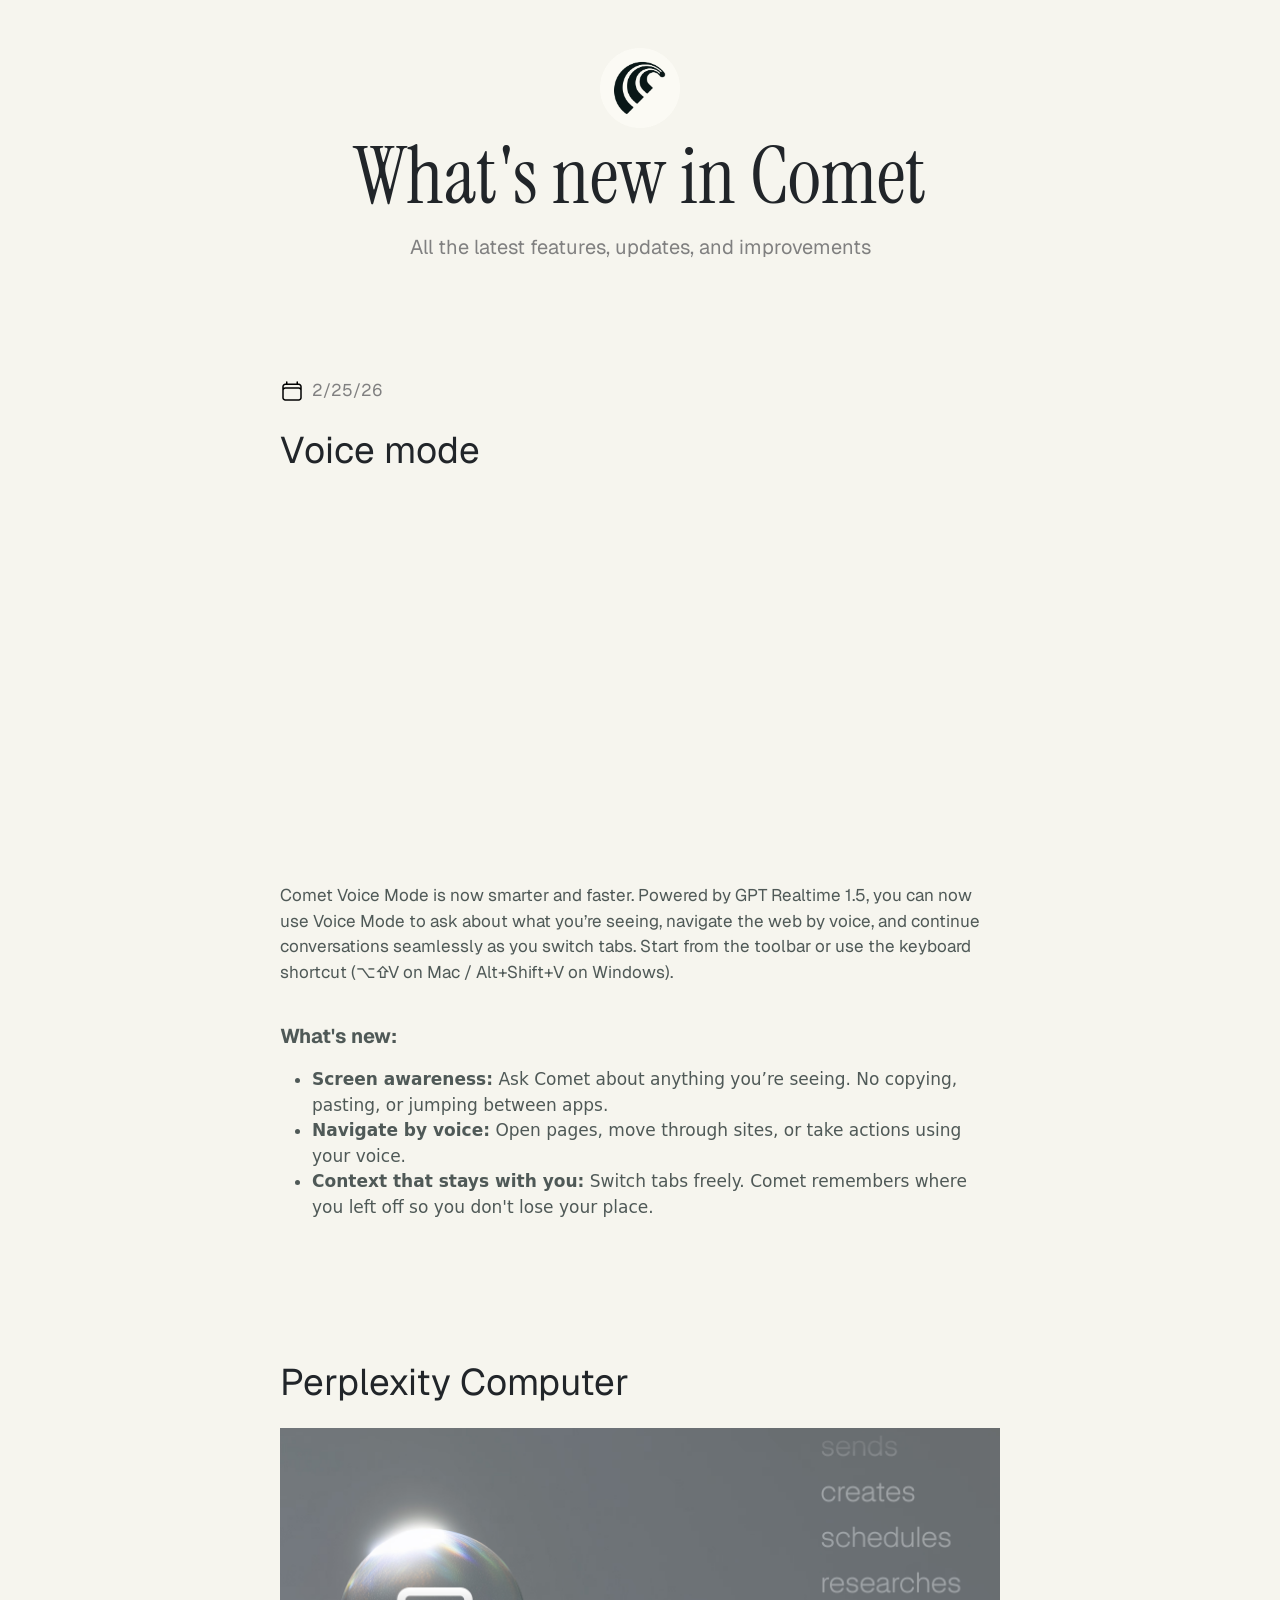
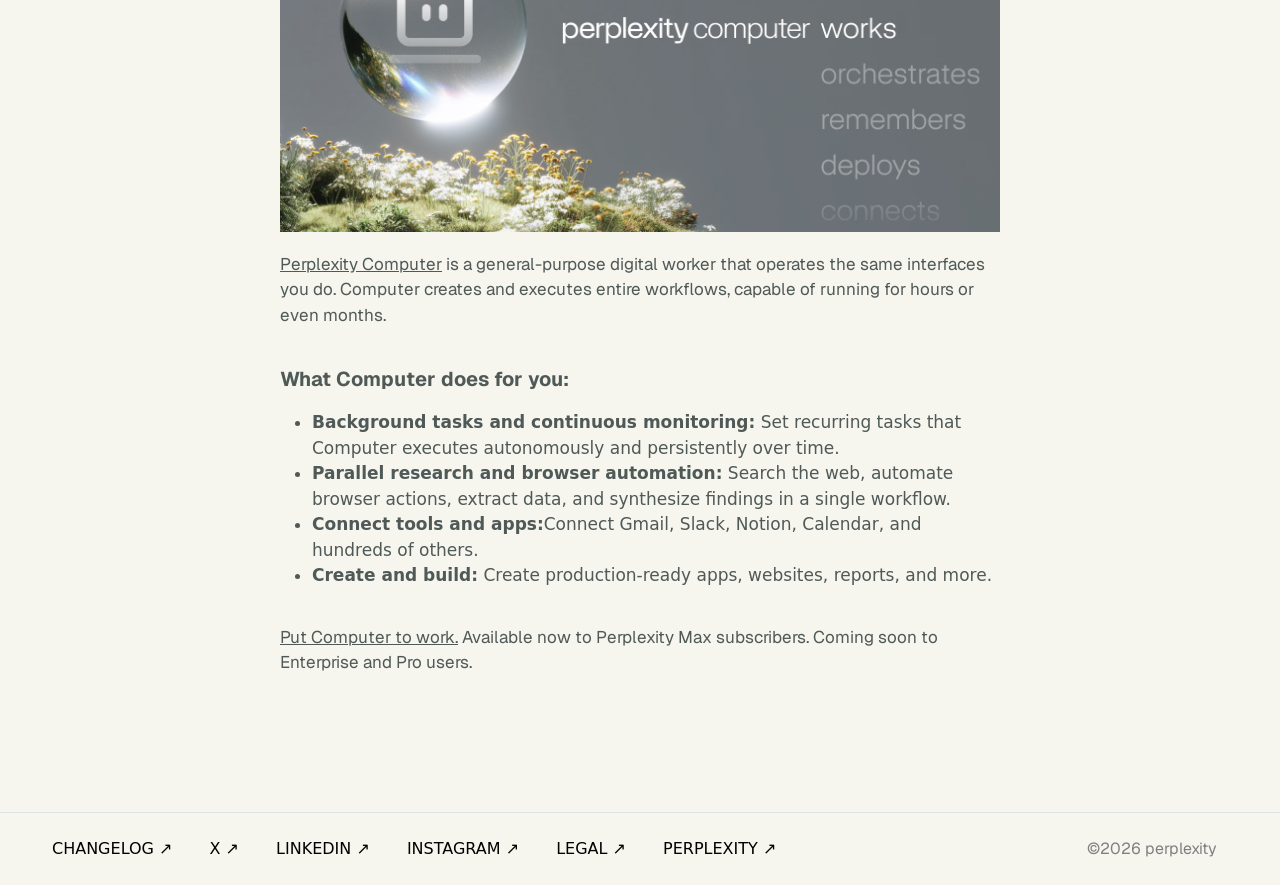
<file: 01-perplexityChangelog/index.html>
<!DOCTYPE html>
<html lang="en">

<head>
    <meta charset="UTF-8">
    <meta name="viewport" content="width=device-width, initial-scale=1.0">
    <link href="https://cdn.jsdelivr.net/npm/bootstrap@5.3.8/dist/css/bootstrap.min.css" rel="stylesheet"
        integrity="sha384-sRIl4kxILFvY47J16cr9ZwB07vP4J8+LH7qKQnuqkuIAvNWLzeN8tE5YBujZqJLB" crossorigin="anonymous">

    <link rel="preconnect" href="https://fonts.googleapis.com">
    <link rel="preconnect" href="https://fonts.gstatic.com" crossorigin>
    <link
        href="https://fonts.googleapis.com/css2?family=Geist:wght@100..900&family=Instrument+Serif:ital@0;1&display=swap"
        rel="stylesheet">

    <link rel="icon" type="image/x-icon" href="assets/p_logo.png" width="24px"> <!--Favicon-->
    <title>What's New in Comet</title>

    <style>
        body {
            background-color: #f6f5ee;
        }

        * {
            padding: 0px;
        }

        .display-1 {
            font-family: "Instrument Serif", serif;
        }

        .display-5 {
            font-family: "Geist", sans-serif;
            font-weight: 400;
            font-size: 37px;
        }

        p {
            font-family: "Geist", sans-serif;
            font-size: 20px;
            color: grey;
        }

        .desc {
            font-size: 17px;
            color: #091717b3;
            font-weight: 400;
            padding: 20px 0;
        }

        strong,
        ul li {
            color: #091717b3;
            font-size: 17px;
        }


        strong {
            font-weight: 700;
        }

        a {
            color: #091717b3;
        }

        .footer {
            color: #000000;
            padding: 0px 16px;
            text-decoration: none;
        }

        .footer:hover {
            color: #091717b3;
        }
    </style>

</head>

<body>
    <div class="container my-5">
        <div class="row"> <!--Header-->
            <div class="col-md-8 mx-auto">
                <img src="assets/p_logo.png" alt="logo" width="80px" class="d-block mx-auto">
                <h1 class="text-center display-1">What's new in Comet</h1>
                <p class="text-center">All the latest features, updates, and improvements</p>
            </div>
        </div>

        <!--Update 1-->
        <div class="row" style="margin: 100px 0px;">
            <div class="col-md-8 mx-auto">
                <div class="dateWrapper d-flex align-items-center">
                    <img src="assets/cal_icon.svg" alt="calendar icon">
                    <p class="p-0 px-2 m-0" style="font-size: 17px;">2/25/26 </p>
                </div>

                <h4 class="mt-4 mb-4 display-5">Voice mode</h4>
                <div class="embed-responsive embed-responsive-16by9">
                    <video autoplay loop muted playsinline class="embed-responsive-item"
                        src="https://res.cloudinary.com/dvtolw0ho/video/upload/v1773571634/video_tfpvkf.mp4"
                        allowfullscreen width="100%"></video>
                </div>

                <p class="desc">Comet Voice Mode is now smarter and faster. Powered by GPT Realtime 1.5, you can now use
                    Voice Mode
                    to ask about what you’re seeing, navigate the web by voice, and continue conversations seamlessly as
                    you switch tabs. Start from the toolbar or use the keyboard shortcut (⌥⇧V on Mac / Alt+Shift+V on
                    Windows).</p>

                <p style="font-size: 17; font-weight: 700; color: #091717b3;">What's new:</p>

                <ul>
                    <li><strong>Screen awareness:</strong> Ask Comet about anything you’re seeing. No copying, pasting,
                        or jumping
                        between
                        apps.</li>
                    <li><strong>Navigate by voice:</strong> Open pages, move through sites, or take actions using your
                        voice.</li>

                    <li><strong>Context that stays with you:</strong> Switch tabs freely. Comet remembers where you left
                        off so you don't
                        lose your place.</li>
                </ul>
            </div>
        </div>

        <!--Update 2-->
        <div class="row" style="margin: 100px 0px;">
            <div class="col-md-8 mx-auto">
                <h4 class="mt-4 mb-4 display-5">Perplexity Computer</h4>
                <img src="assets/pc.avif" alt="perplexity computer image" width="100%">

                <p class="desc"><a href="https://www.perplexity.ai/computer">Perplexity Computer</a> is a
                    general-purpose digital worker that operates the same interfaces you do. Computer creates and
                    executes entire workflows, capable of running for hours
                    or even months. </p>

                <p style="font-size: 17; font-weight: 700; color: #091717b3;">What Computer does for you: </p>

                <ul>
                    <li><strong>Background tasks and continuous monitoring:</strong> Set recurring tasks that Computer
                        executes autonomously and persistently over time.</li>
                    <li><strong>Parallel research and browser automation:</strong> Search the web, automate browser
                        actions, extract data, and synthesize findings in a single workflow.</li>
                    <li><strong>Connect tools and apps:</strong>Connect Gmail, Slack, Notion, Calendar, and hundreds of
                        others.</li>
                    <li><strong>Create and build:</strong> Create production-ready apps, websites, reports, and more.
                    </li>
                </ul>

                <p class="desc"><a href="https://www.perplexity.ai/computer">Put Computer to work.</a> Available now to
                    Perplexity Max subscribers. Coming soon to Enterprise and Pro users.</p>
            </div>
        </div>
    </div>

    <!--Footer-->
    <div class="row">
        <div class="col-md-10 py-4 border-top px-5">
            <a target="_blank" href="https://www.perplexity.ai/comet/whats-new" class="footer pb-0 mb-0">CHANGELOG ↗</a>
            <a target="_blank" href="https://x.com/perplexity_ai" class="footer pb-0 mb-0">X ↗</a>
            <a target="_blank" href="https://www.linkedin.com/company/perplexity-ai/posts/?feedView=all"
                class="footer pb-0 mb-0">LINKEDIN ↗</a>
            <a target="_blank" href="https://www.instagram.com/perplexity" class="footer pb-0 mb-0">INSTAGRAM ↗</a>
            <a target="_blank" href="hhttps://www.perplexity.ai/hub/legal/terms-of-service"
                class="footer pb-0 mb-0">LEGAL ↗</a>
            <a target="_blank" href="https://www.perplexity.ai/" class="footer pb-0 mb-0">PERPLEXITY ↗</a>
        </div>

        <div class="col-md-2 py-4 border-top">
            <p class="pb-0 mb-0" style="font-size: 16px;">©2026 perplexity</p>
        </div>
    </div>


    <script src="https://cdn.jsdelivr.net/npm/bootstrap@5.3.8/dist/js/bootstrap.bundle.min.js"
        integrity="sha384-FKyoEForCGlyvwx9Hj09JcYn3nv7wiPVlz7YYwJrWVcXK/BmnVDxM+D2scQbITxI"
        crossorigin="anonymous"></script>
</body>

</html>
</file>
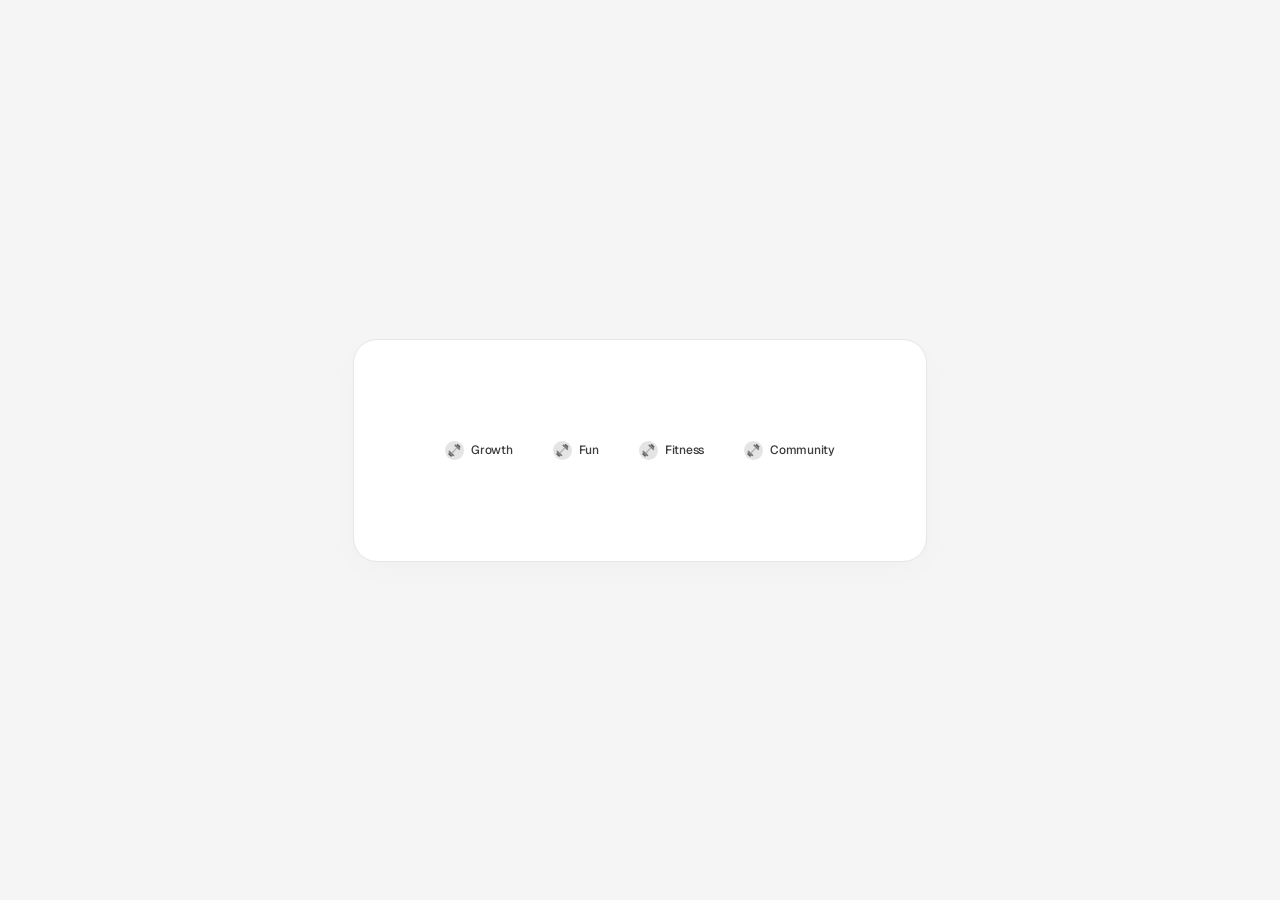
<file: 2_image_Hover/index.html>
<!DOCTYPE html>
<html lang="en">

<head>
  <meta charset="UTF-8">
  <meta name="viewport" content="width=device-width, initial-scale=1.0">
  <title>Premium Image Hover Interaction</title>
  <link rel="stylesheet" href="style.css">
  <link href="https://fonts.googleapis.com/css2?family=Geist:wght@500&display=swap" rel="stylesheet">
</head>

<body>
  <div class="wireframe">
    <div class="container" id="interaction-container">

      <div class="content-row">

        <div class="nav-item">
          <div class="hover-popup">
            <img src="growth.png" alt="Growth">
          </div>
          <div class="icon-wrapper">
            <img src="icon.svg" class="nav-icon icon-default" alt="icon">
            <img src="growth.svg" class="nav-icon icon-hover" alt="icon">
          </div>
          <p>Growth</p>
        </div>

        <div class="nav-item">
          <div class="hover-popup">
            <img src="fun.png" alt="Fun">
          </div>
          <div class="icon-wrapper">
            <img src="icon.svg" class="nav-icon icon-default" alt="icon">
            <img src="fun.svg" class="nav-icon icon-hover" alt="icon">
          </div>
          <p>Fun</p>
        </div>

        <div class="nav-item">
          <div class="hover-popup">
            <img src="fitness.png" alt="Fitness">
          </div>
          <div class="icon-wrapper">
            <img src="icon.svg" class="nav-icon icon-default" alt="icon">
            <img src="fitness.svg" class="nav-icon icon-hover" alt="icon">
          </div>
          <p>Fitness</p>
        </div>

        <div class="nav-item">
          <div class="hover-popup">
            <img src="community.png" alt="Community">
          </div>
          <div class="icon-wrapper">
            <img src="icon.svg" class="nav-icon icon-default" alt="icon">
            <img src="community.svg" class="nav-icon icon-hover" alt="icon">
          </div>
          <p>Community</p>
        </div>

      </div>
    </div>
  </div>

  <script src="script.js"></script>
</body>

</html>
</file>
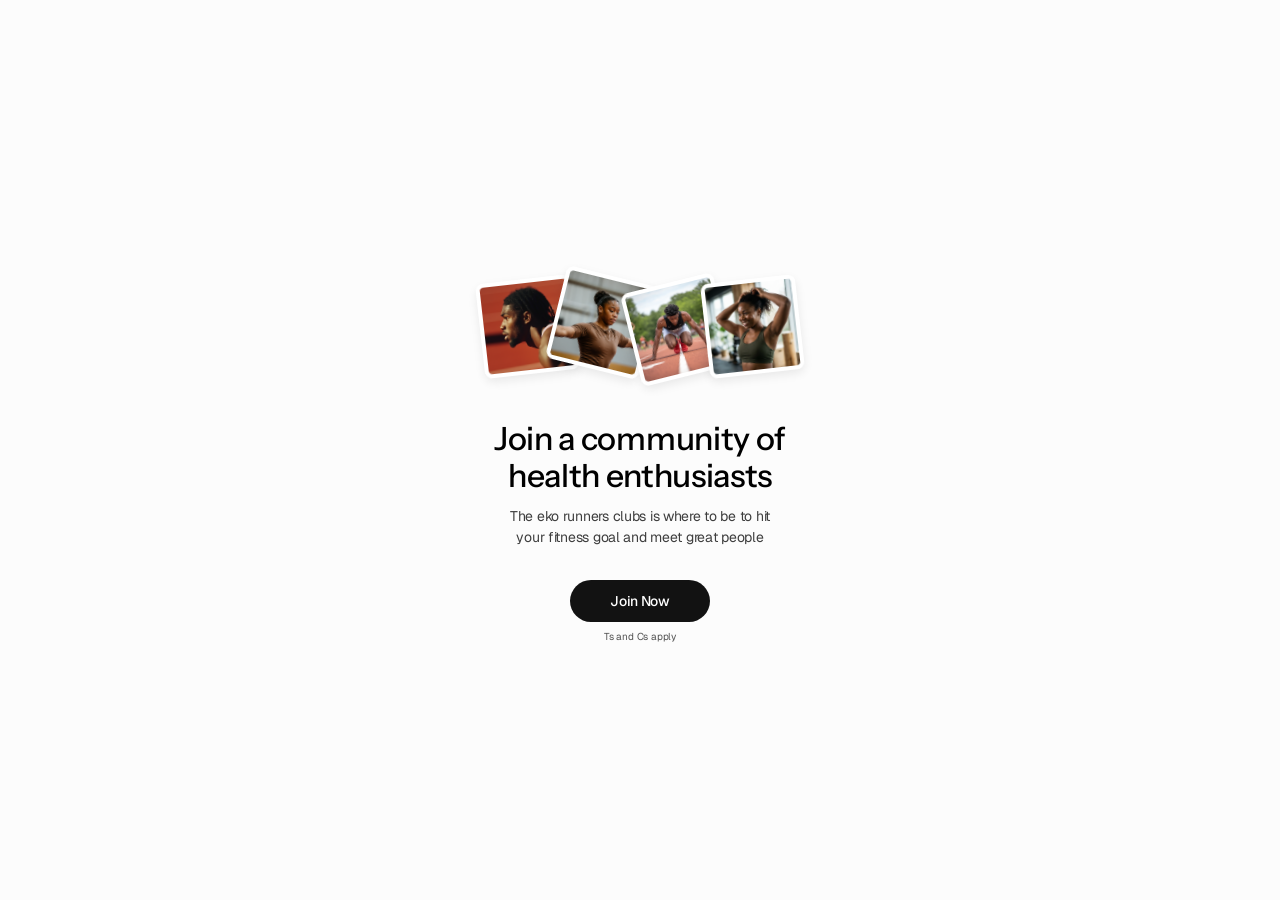
<file: 3_image_Hover_#2/index.html>
<!DOCTYPE html>
<html lang="en">
<head>
  <meta charset="UTF-8">
  <meta name="viewport" content="width=device-width, initial-scale=1.0">
  <title>Eko Runners Club</title>
  <link rel="stylesheet" href="style.css">
  <link rel="preconnect" href="https://fonts.googleapis.com">
  <link rel="preconnect" href="https://fonts.gstatic.com" crossorigin>
  <link href="https://fonts.googleapis.com/css2?family=Instrument+Sans:ital,wght@0,400..700;1,400..700&family=Geist:wght@400;500&display=swap" rel="stylesheet">
</head>
<body>
  <div class="card">
    <div class="image-gallery">
      <div class="img-wrapper img-1">
        <img src="assets/img1.png" alt="Participant 1">
      </div>
      <div class="img-wrapper img-2">
        <img src="assets/img2.png" alt="Participant 2">
      </div>
      <div class="img-wrapper img-4">
        <img src="assets/img4.png" alt="Participant 3">
      </div>
      <div class="img-wrapper img-3">
        <img src="assets/img3.png" alt="Participant 4">
      </div>
    </div>
    
    <div class="content">
      <h1>Join a community of<br>health enthusiasts</h1>
      <p class="subtitle">The eko runners clubs is where to be to hit<br>your fitness goal and meet great people</p>
      
      <div class="cta-container">
        <button class="join-btn">Join Now</button>
        <p class="terms">Ts and Cs apply</p>
      </div>
    </div>
  </div>
</body>
</html>
</file>
<file: 2_image_Hover/style.css>
* {
  margin: 0;
  padding: 0;
  box-sizing: border-box;
}

body,
html {
  width: 100%;
  height: 100%;
  font-family: 'Geist', sans-serif;
  background-color: #f5f5f5;
  display: flex;
  align-items: center;
  justify-content: center;
}

.wireframe {
  position: relative;
  width: 100%;
  height: 100%;
  display: flex;
  align-items: center;
  justify-content: center;
}

.container {
  position: relative;
  width: 574px;
  height: 223px;
  background-color: white;
  border: 1px solid #e7e6e6;
  border-radius: 24px;
  display: flex;
  align-items: center;
  justify-content: center;
  box-shadow: 0 10px 30px rgba(0, 0, 0, 0.02);
}

/* The foreground content */
.content-row {
  display: flex;
  align-items: center;
  gap: 32px;
  /* Figma gap setting was 32px between items here */
}

/* Navigation items */
.nav-item {
  position: relative;
  display: flex;
  align-items: center;
  gap: 7px;
  /* Figmas internal gap was 7px */
  cursor: pointer;
  padding: 8px 4px;
}

.icon-wrapper {
  position: relative;
  width: 19px;
  height: 19px;
  transition: transform 0.3s ease;
}

.nav-icon {
  position: absolute;
  top: 0;
  left: 0;
  width: 100%;
  height: 100%;
  transition: all 0.35s ease;
  object-fit: contain;
}

.icon-hover {
  opacity: 0;
}

.icon-default {
  opacity: 1;
}

.nav-item p {
  font-size: 12px;
  font-weight: 500;
  color: #3c3c3c;
  letter-spacing: -0.24px;
  transition: all 0.3s ease;
}

/* Hover Popup interactions */
.hover-popup {
  position: absolute;
  top: -59px;
  /* Appears above */
  left: 50%;
  transform: translateX(-50%) translateY(10px) scale(0.9);
  width: 81px;
  /* Increased by 4px */
  height: 59px;
  /* Increased by 4px */
  background-color: #f8f8f8;
  border-radius: 8.72px;
  /* Increased radius based on request */
  border: 2.81px solid rgba(0, 0, 0, 0.12);
  /* Obvious but not too loud stroke opacity */
  box-shadow: 0px 10px 24px rgba(0, 0, 0, 0.15), 0px 4px 8px rgba(0, 0, 0, 0.08);
  /* More obvious shadow for depth */
  overflow: hidden;
  opacity: 0;
  pointer-events: none;
  transition: all 0.35s cubic-bezier(0.34, 1.56, 0.64, 1);
  z-index: 10;
}

.hover-popup img {
  width: 100%;
  height: 100%;
  object-fit: cover;
}

/* State changes on hover */
.content-row:hover .nav-item:not(:hover) {
  opacity: 0.4;
  /* Fade out siblings when hovering */
}

.content-row:hover .nav-item:not(:hover) .icon-wrapper {
  transform: scale(0.95);
  /* Slight scale down for non-hovered items */
}

.nav-item:hover .hover-popup {
  opacity: 1;
  transform: translateX(-50%) translateY(0) scale(1);
}

.nav-item:hover p {
  color: #000;
}

.nav-item:hover .icon-wrapper {
  transform: scale(1.05);
}

.nav-item:hover .icon-default {
  opacity: 0;
}

.nav-item:hover .icon-hover {
  opacity: 1;
}
</file>
<file: 3_image_Hover_#2/style.css>
:root {
  --primary-font: "Instrument Sans", sans-serif;
  --secondary-font: "Geist", sans-serif;
  --text-dark: #000000;
  --text-medium: #3e3e3e;
  --text-light: #525252;
}

* {
  box-sizing: border-box;
  margin: 0;
  padding: 0;
}

body {
  font-family: var(--secondary-font);
  background-color: #fcfcfc;
  display: flex;
  justify-content: center;
  align-items: center;
  min-height: 100vh;
  padding: 2rem;
}

.card {
  max-width: 500px;
  width: 100%;
  display: flex;
  flex-direction: column;
  align-items: center;
  position: relative;
}

.image-gallery {
  display: flex;
  justify-content: center;
  align-items: center;
  margin-bottom: 24px;
  position: relative;
  /* Make sure container height embraces the transformed children */
  height: 140px;
}

.img-wrapper {
  width: 95px;
  height: 95px;
  border-radius: 8px;
  border: 4px solid #ffffff;
  box-shadow: 0 4px 10px rgba(0, 0, 0, 0.08);
  margin-left: -20px;
  position: relative;
  transition: all 0.4s cubic-bezier(0.34, 1.56, 0.64, 1);
  cursor: pointer;
  /* Will-change for smoother animations */
  will-change: transform, z-index, box-shadow;
}

/* First item doesn't need negative margin */
.img-wrapper:first-child {
  margin-left: 0;
}

.img-wrapper img {
  width: 100%;
  height: 100%;
  object-fit: cover;
  border-radius: 4px;
  /* inner radius considering border */
  display: block;
}

/* Initial rotations according to design */
.img-1 {
  transform: rotate(-6.41deg);
  z-index: 1;
}

.img-2 {
  transform: rotate(13.93deg);
  z-index: 2;
  margin-top: -8px;
  /* Slight chaotic offset */
}

.img-4 {
  transform: rotate(-14deg);
  z-index: 3;
  margin-top: 5px;
}

.img-3 {
  transform: rotate(-6.41deg);
  z-index: 4;
}

/* Hover Interaction: The Micro-interaction defined by user */
.image-gallery:hover .img-wrapper:not(:hover) {
  /* Optional: dim out other images slightly or push them back */
  filter: grayscale(20%) brightness(0.9);
  transform: scale(0.95) translateY(5px);
  box-shadow: 0 2px 4px rgba(0, 0, 0, 0.05);
}

.img-wrapper:hover {
  /* Straighten up, pop up and scale */
  transform: rotate(0deg) scale(1.2) translateY(-15px) !important;
  z-index: 10 !important;
  box-shadow: 0 25px 30px -5px rgba(0, 0, 0, 0.15), 0 10px 10px -5px rgba(0, 0, 0, 0.1);
  border-color: #ffffff;
  /* keep border pristine */
}

/* Typography & Layout details matching the Figma */
.content {
  text-align: center;
  display: flex;
  flex-direction: column;
  align-items: center;
}

h1 {
  font-family: var(--primary-font);
  font-weight: 500;
  font-size: 32px;
  line-height: 1.15;
  color: var(--text-dark);
  letter-spacing: -0.32px;
  margin-bottom: 12px;
  font-variation-settings: 'wdth' 100;
}

.subtitle {
  font-size: 14px;
  line-height: 1.5;
  color: var(--text-medium);
  letter-spacing: -0.28px;
  max-width: 280px;
  margin-bottom: 32px;
}

.cta-container {
  display: flex;
  flex-direction: column;
  align-items: center;
  gap: 8px;
}

.join-btn {
  background-color: #121212;
  color: #ffffff;
  font-family: var(--secondary-font);
  font-weight: 500;
  font-size: 14px;
  padding: 12px 32px;
  border-radius: 100px;
  border: none;
  cursor: pointer;
  letter-spacing: -0.28px;
  transition: all 0.3s ease;
  min-width: 140px;
}

/* Another small interaction for the button to make UI feel alive */
.join-btn:hover {
  background-color: #333333;
  transform: translateY(-2px);
  box-shadow: 0 10px 15px -3px rgba(0, 0, 0, 0.15);
}

.join-btn:active {
  transform: translateY(0);
}

.terms {
  font-size: 10px;
  color: var(--text-light);
  letter-spacing: -0.2px;
}
</file>
